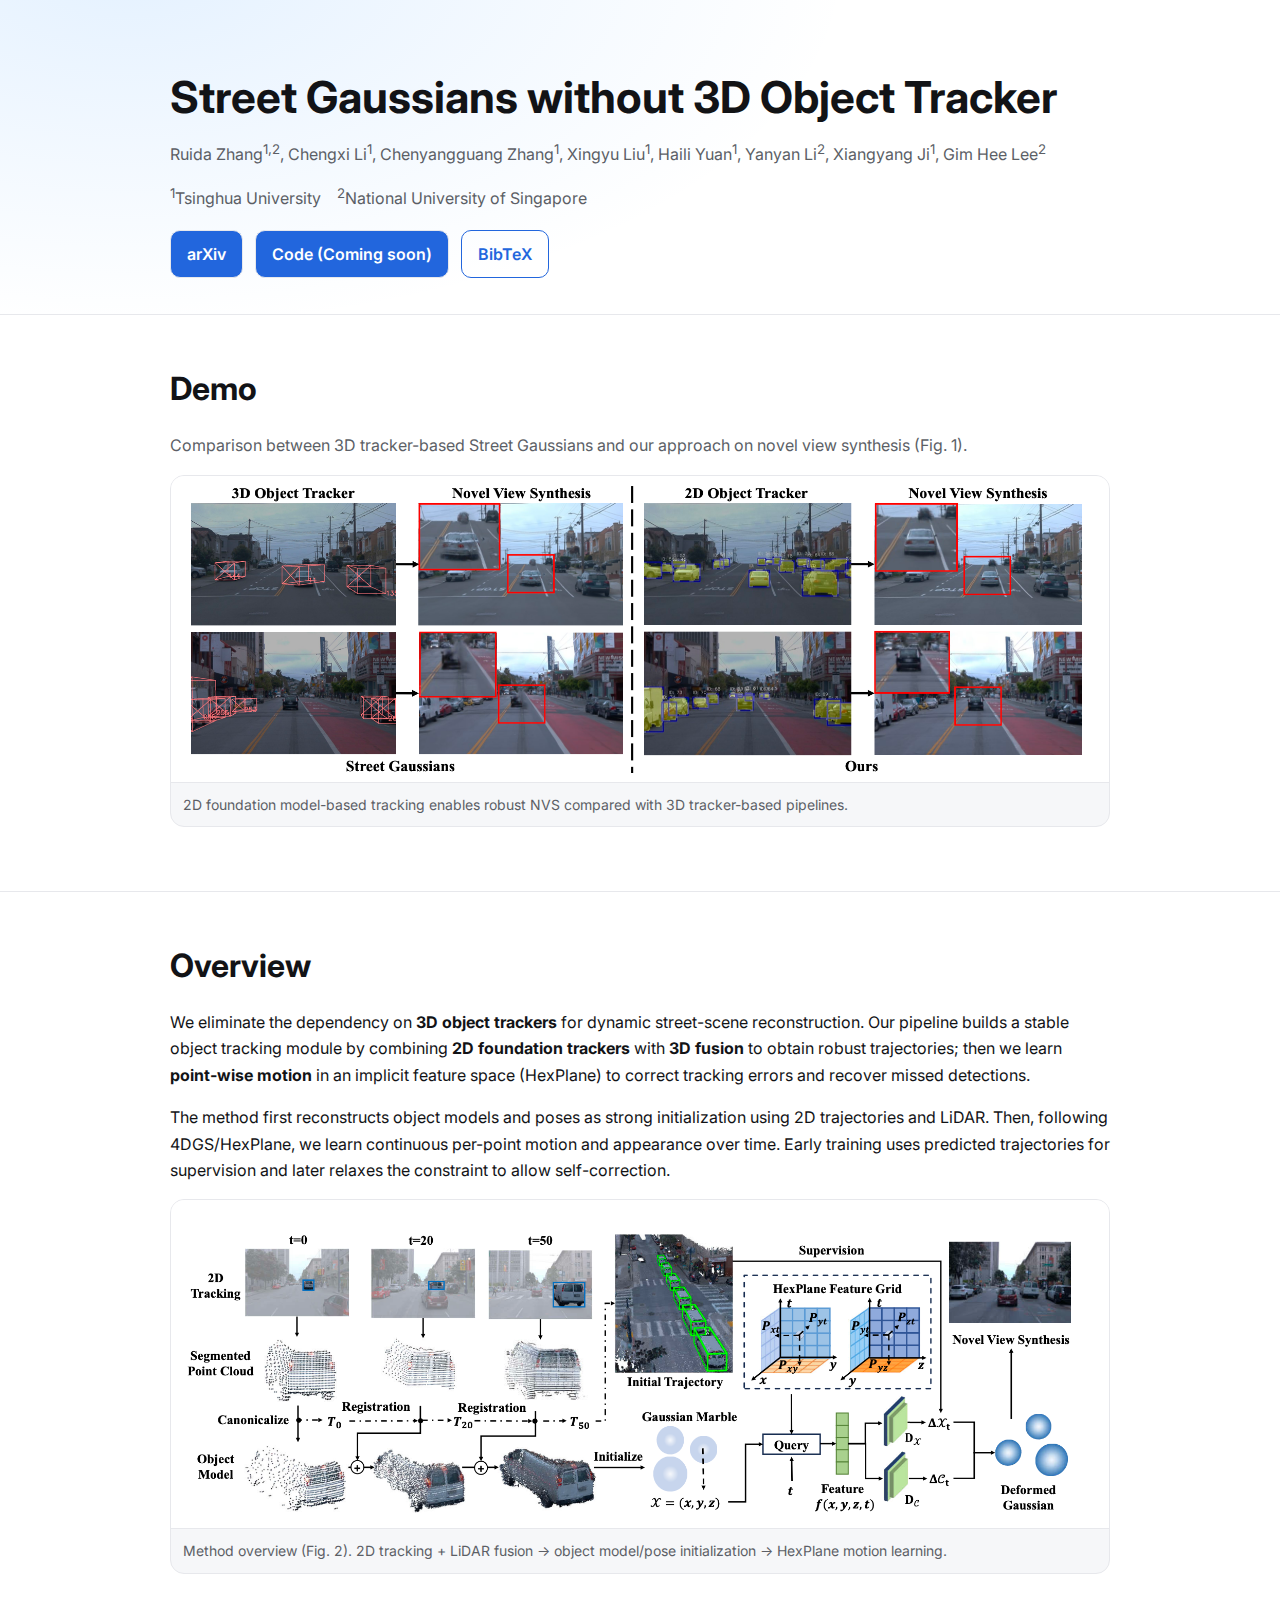
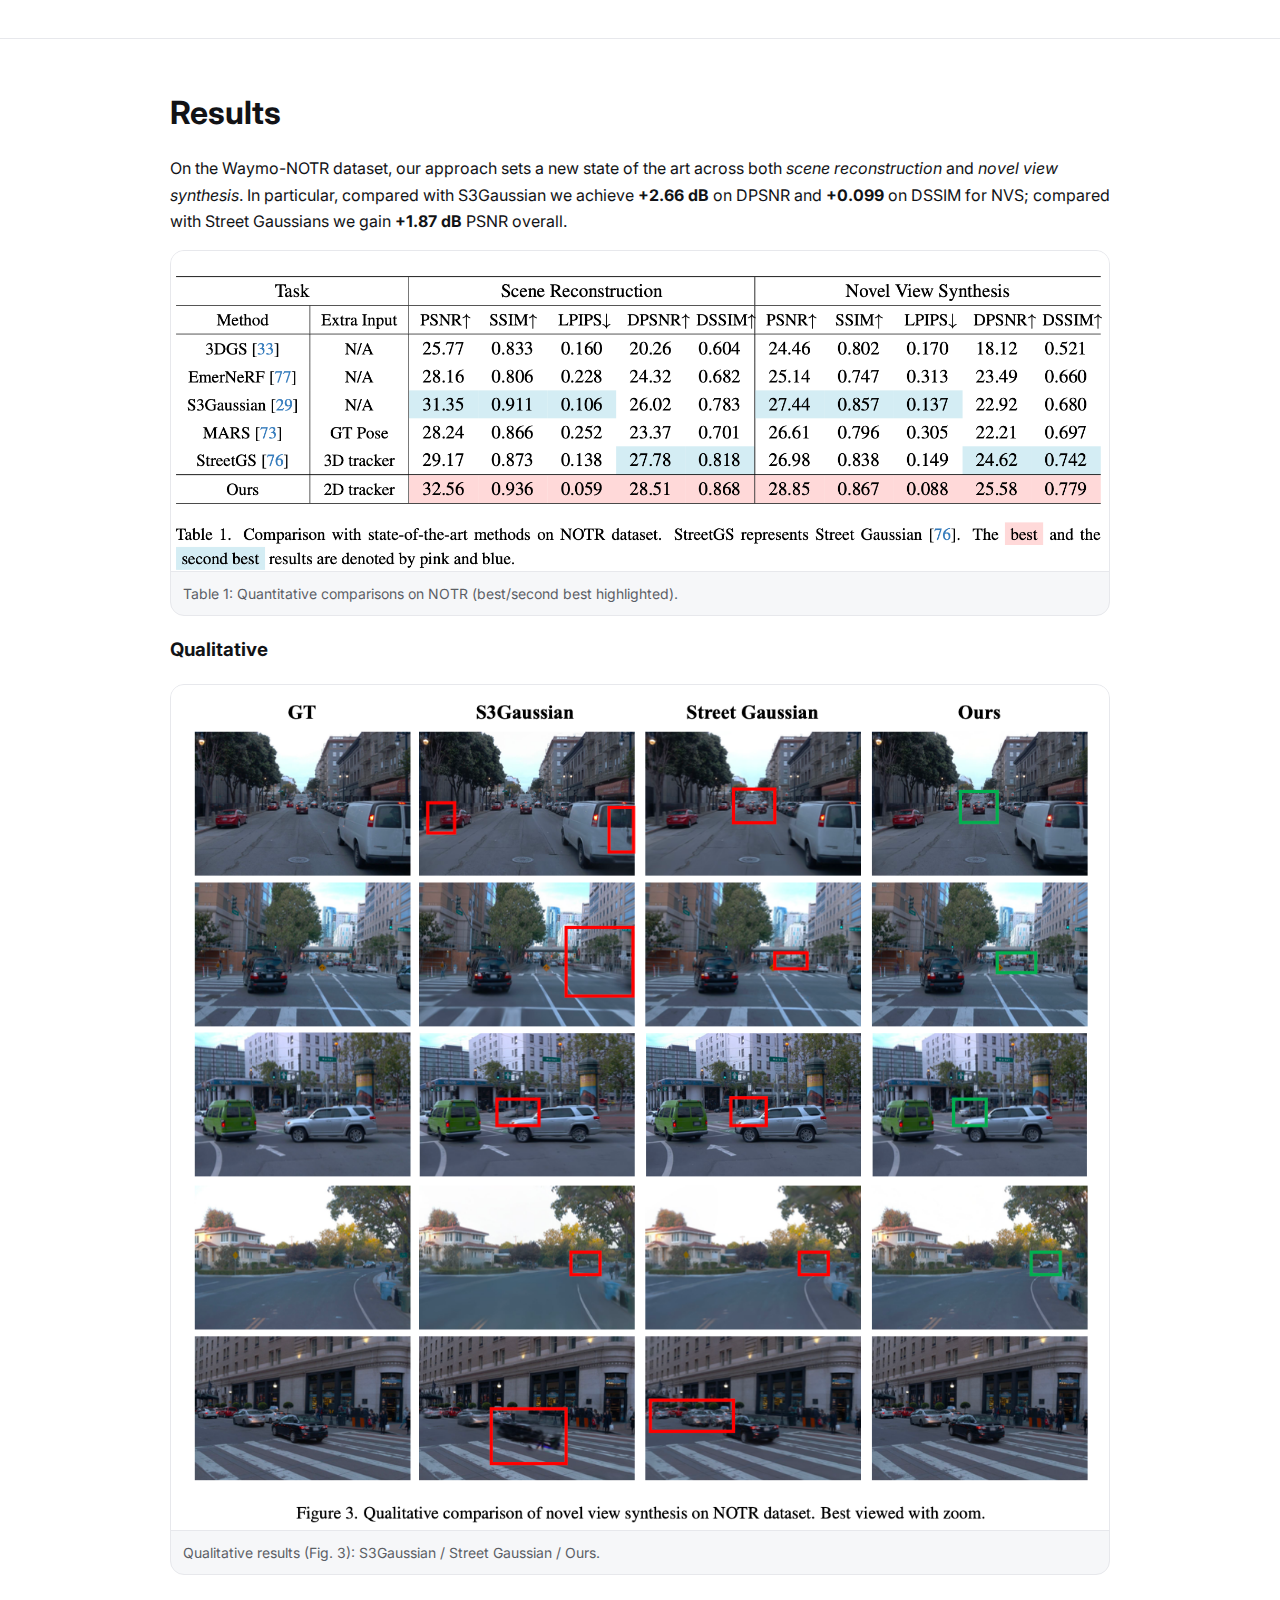
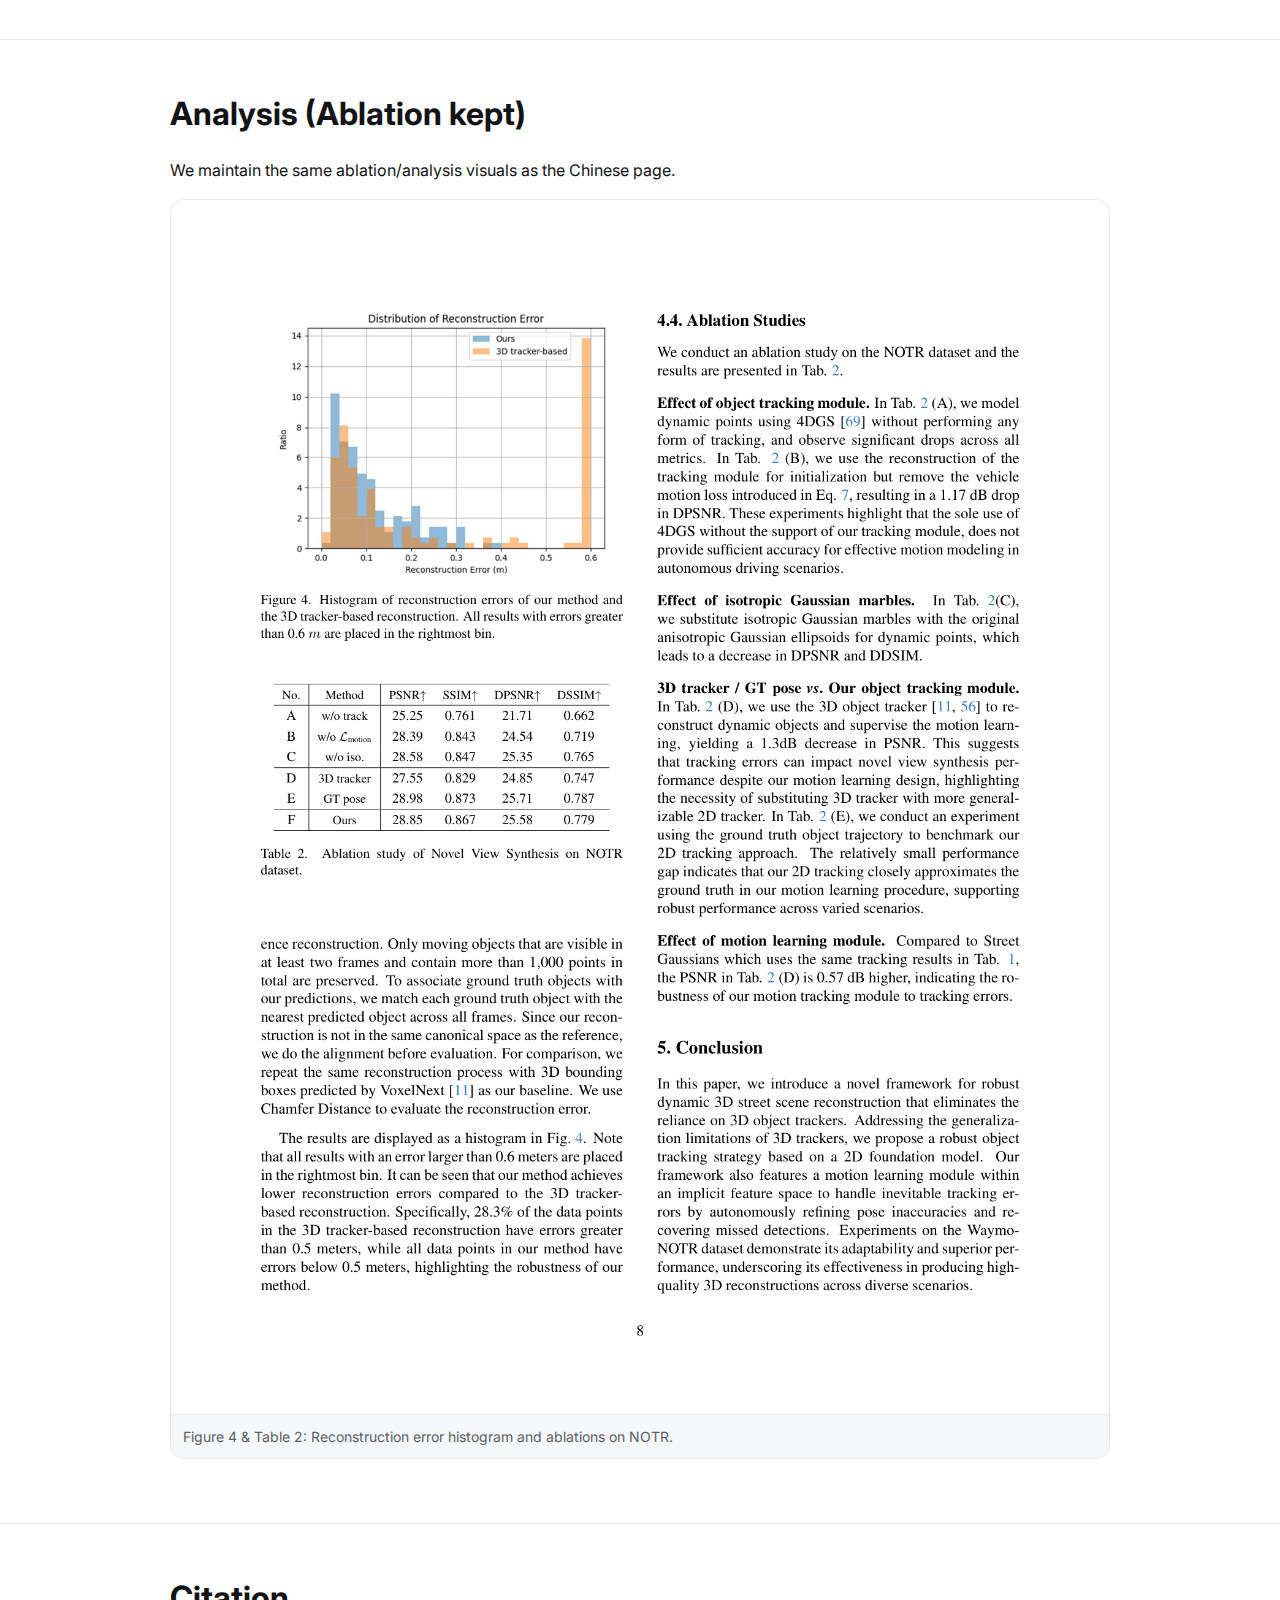
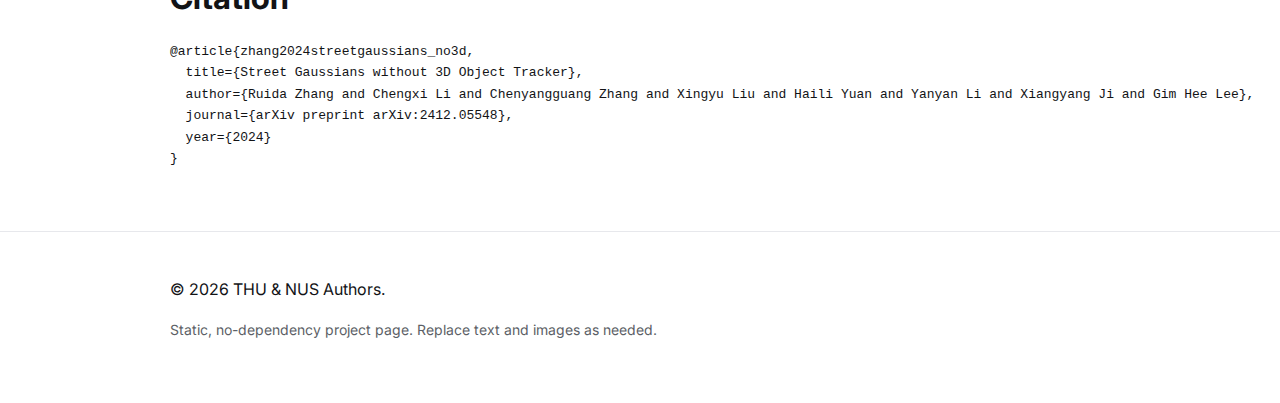
<file: streetgs-no3dtracker-site-en/index.html>
<!doctype html>
<html lang="en">
<head>
  <meta charset="utf-8">
  <meta name="viewport" content="width=device-width, initial-scale=1">
  <title>Street Gaussians without 3D Object Tracker — Project Page</title>
  <meta name="description" content="Project page for Street Gaussians without 3D Object Tracker.">
  <link rel="preconnect" href="https://fonts.googleapis.com">
  <link rel="preconnect" href="https://fonts.gstatic.com" crossorigin>
  <link href="https://fonts.googleapis.com/css2?family=Inter:wght@300;400;500;600;700&display=swap" rel="stylesheet">
  <link rel="stylesheet" href="assets/css/style.css">
</head>
<body>
<header class="hero">
  <div class="container">
    <h1 class="title">Street Gaussians without 3D Object Tracker</h1>
    <p class="authors">
      Ruida Zhang<sup>1,2</sup>, Chengxi Li<sup>1</sup>, Chenyangguang Zhang<sup>1</sup>, Xingyu Liu<sup>1</sup>,
      Haili Yuan<sup>1</sup>, Yanyan Li<sup>2</sup>, Xiangyang Ji<sup>1</sup>, Gim Hee Lee<sup>2</sup>
    </p>
    <p class="affiliations"><sup>1</sup>Tsinghua University &nbsp;&nbsp; <sup>2</sup>National University of Singapore</p>
    <div class="cta">
      <a class="btn" href="https://arxiv.org/abs/2412.05548" target="_blank" rel="noopener">arXiv</a>
      <a class="btn" href="#" aria-disabled="true" title="Coming soon">Code (Coming soon)</a>
      <a class="btn ghost" href="#citation">BibTeX</a>
    </div>
  </div>
</header>

<main>
  <!-- Demo -->
  <section id="demo" class="section">
    <div class="container">
      <h2>Demo</h2>
      <p class="subtitle">Comparison between 3D tracker-based Street Gaussians and our approach on novel view synthesis (Fig. 1).</p>
      <figure class="media">
        <img src="assets/img/figure1_core.png" alt="Comparison: 3D Object Tracker vs 2D Object Tracker + NVS (Figure 1)" loading="lazy">
        <figcaption>2D foundation model-based tracking enables robust NVS compared with 3D tracker-based pipelines.</figcaption>
      </figure>
    </div>
  </section>

  <!-- Overview -->
  <section id="overview" class="section">
    <div class="container">
      <h2>Overview</h2>
      <p>We eliminate the dependency on <b>3D object trackers</b> for dynamic street-scene reconstruction. Our pipeline builds a stable object tracking module by combining <b>2D foundation trackers</b> with <b>3D fusion</b> to obtain robust trajectories; then we learn <b>point-wise motion</b> in an implicit feature space (HexPlane) to correct tracking errors and recover missed detections.</p>
      <p>The method first reconstructs object models and poses as strong initialization using 2D trajectories and LiDAR. Then, following 4DGS/HexPlane, we learn continuous per-point motion and appearance over time. Early training uses predicted trajectories for supervision and later relaxes the constraint to allow self-correction.</p>
      <figure class="media">
        <img src="assets/img/figure2_method.png" alt="Overview of the proposed method (Figure 2)" loading="lazy">
        <figcaption>Method overview (Fig. 2). 2D tracking + LiDAR fusion → object model/pose initialization → HexPlane motion learning.</figcaption>
      </figure>
    </div>
  </section>

  <!-- Results -->
  <section id="results" class="section">
    <div class="container">
      <h2>Results</h2>
      <p>On the Waymo-NOTR dataset, our approach sets a new state of the art across both <em>scene reconstruction</em> and <em>novel view synthesis</em>. In particular, compared with S3Gaussian we achieve <b>+2.66 dB</b> on DPSNR and <b>+0.099</b> on DSSIM for NVS; compared with Street Gaussians we gain <b>+1.87 dB</b> PSNR overall.</p>
      <figure class="media">
        <img src="assets/img/table1_results.png" alt="Table 1: Comparison with state-of-the-art on NOTR" loading="lazy">
        <figcaption>Table 1: Quantitative comparisons on NOTR (best/second best highlighted).</figcaption>
      </figure>

      <h3>Qualitative</h3>
      <figure class="media">
        <a href="assets/img/figure3_qualitative.png" data-lightbox>
          <img src="assets/img/figure3_qualitative.png" alt="Figure 3: Qualitative comparisons (click to zoom)" loading="lazy">
        </a>
        <figcaption>Qualitative results (Fig. 3): S3Gaussian / Street Gaussian / Ours.</figcaption>
      </figure>
    </div>
  </section>

  <!-- Analysis / Ablation (kept) -->
  <section id="analysis" class="section">
    <div class="container">
      <h2>Analysis (Ablation kept)</h2>
      <p>We maintain the same ablation/analysis visuals as the Chinese page.</p>
      <figure class="media">
        <img src="assets/img/figure4_ablation.png" alt="Figure 4 & Table 2: Error histogram and ablation" loading="lazy">
        <figcaption>Figure 4 & Table 2: Reconstruction error histogram and ablations on NOTR.</figcaption>
      </figure>
    </div>
  </section>

  <!-- Citation -->
  <section id="citation" class="section">
    <div class="container">
      <h2>Citation</h2>
<pre class="code"><code>@article{zhang2024streetgaussians_no3d,
  title={Street Gaussians without 3D Object Tracker},
  author={Ruida Zhang and Chengxi Li and Chenyangguang Zhang and Xingyu Liu and Haili Yuan and Yanyan Li and Xiangyang Ji and Gim Hee Lee},
  journal={arXiv preprint arXiv:2412.05548},
  year={2024}
}</code></pre>
    </div>
  </section>
</main>

<footer class="footer">
  <div class="container">
    <p>© <span id="year"></span> THU & NUS Authors.</p>
    <p class="small">Static, no-dependency project page. Replace text and images as needed.</p>
  </div>
</footer>

<script src="assets/js/main.js"></script>
</body>
</html>
</file>
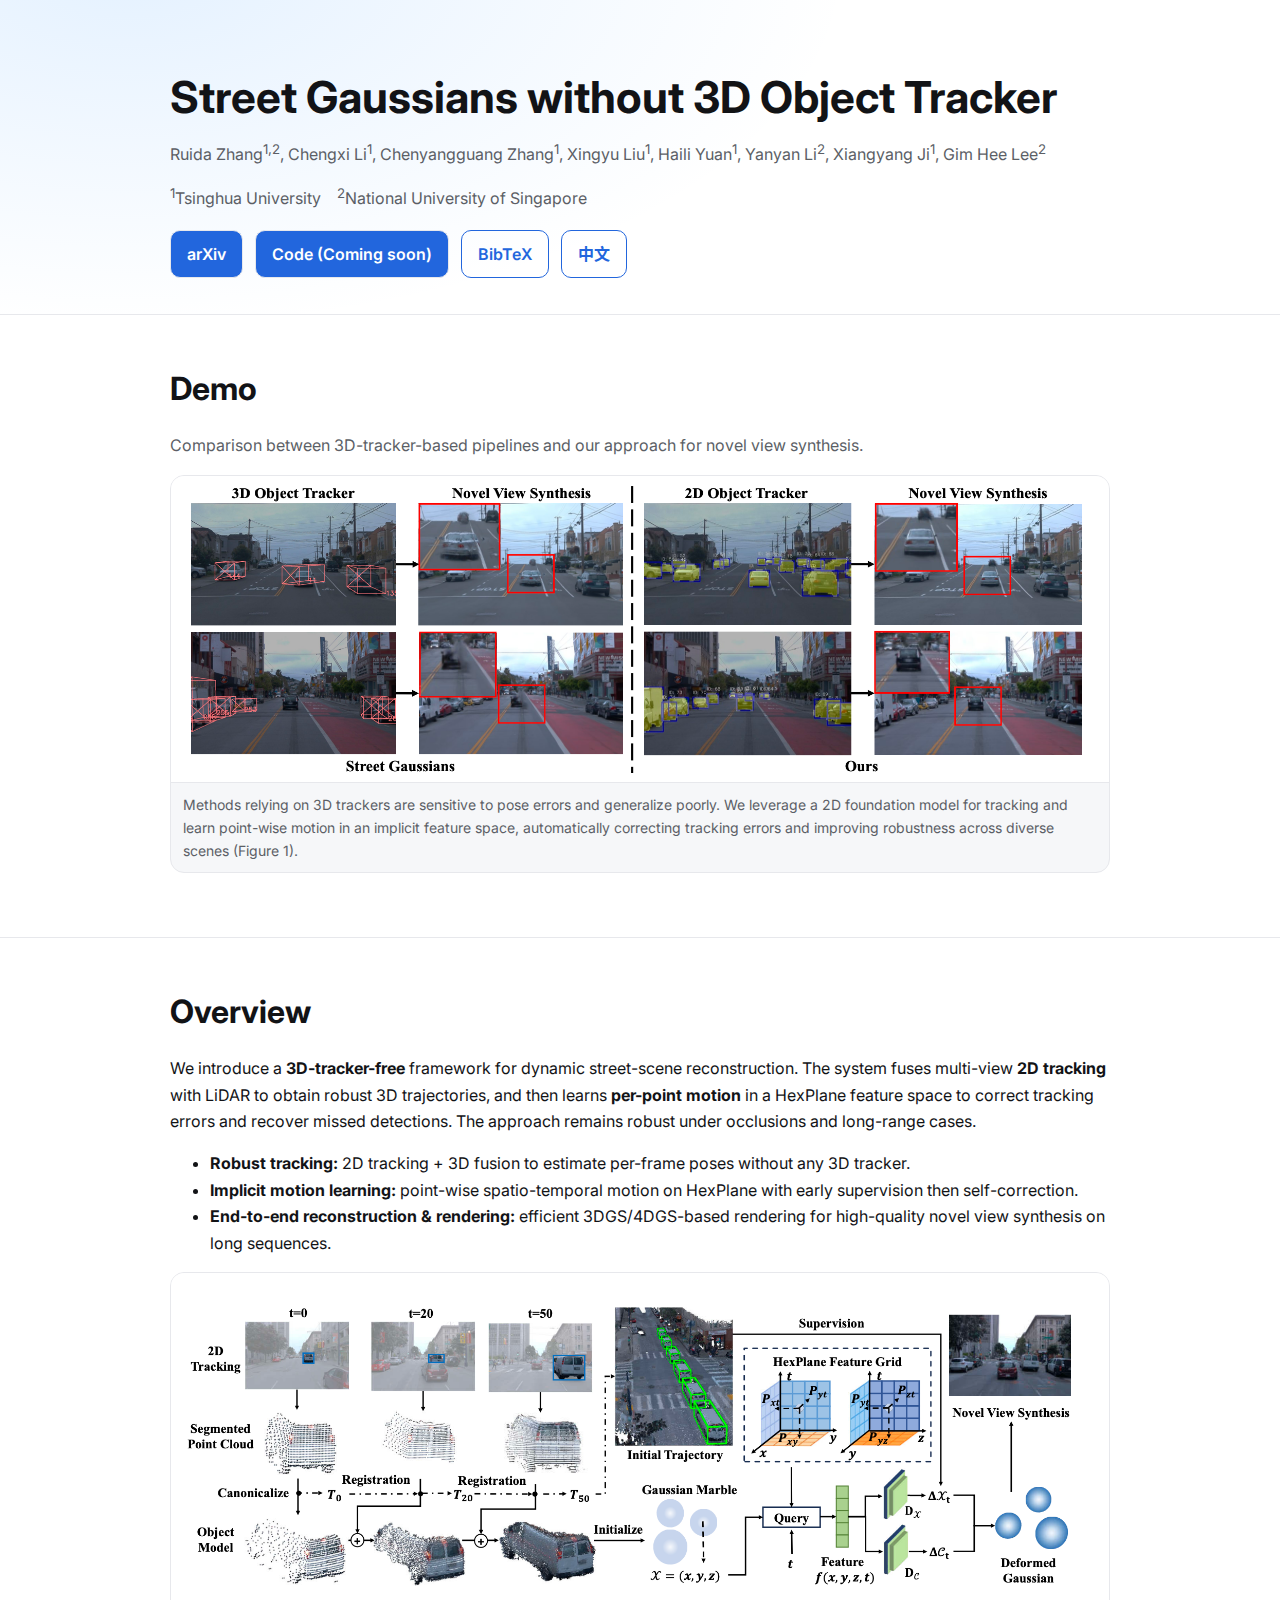
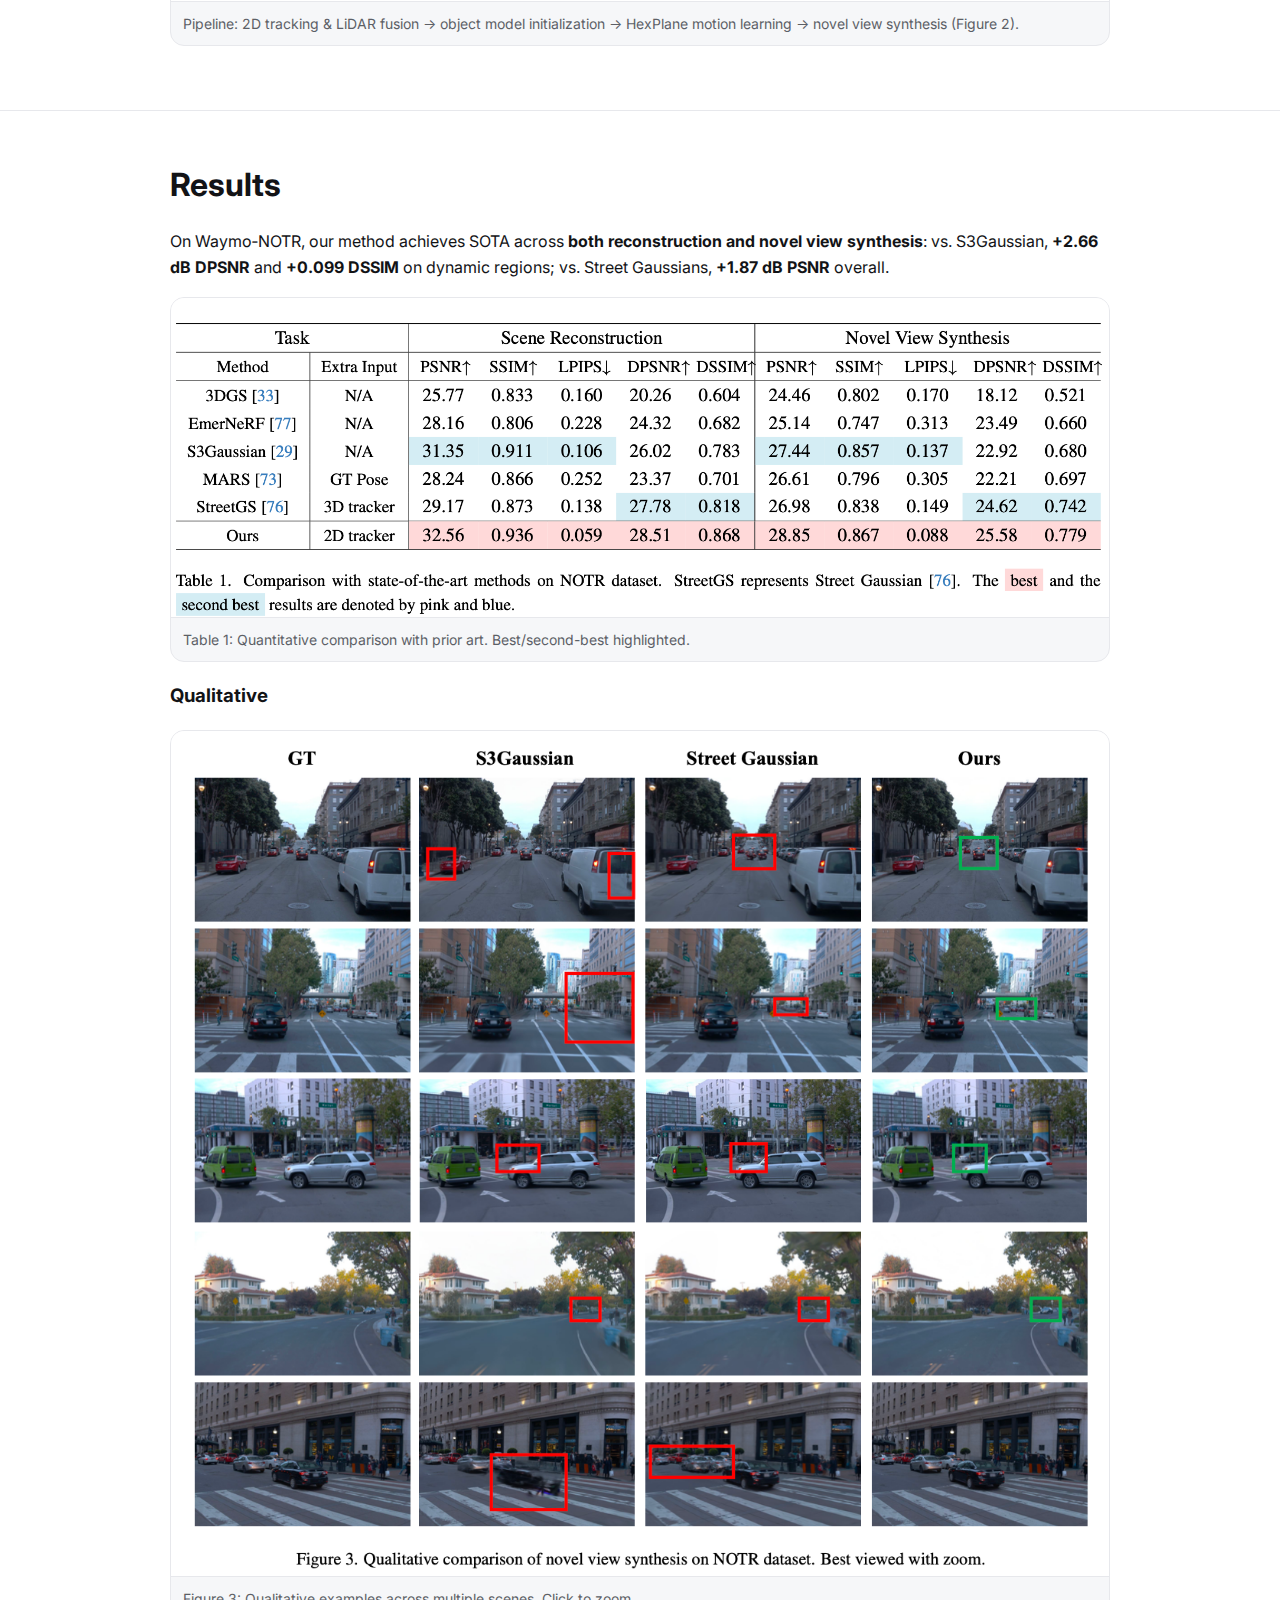
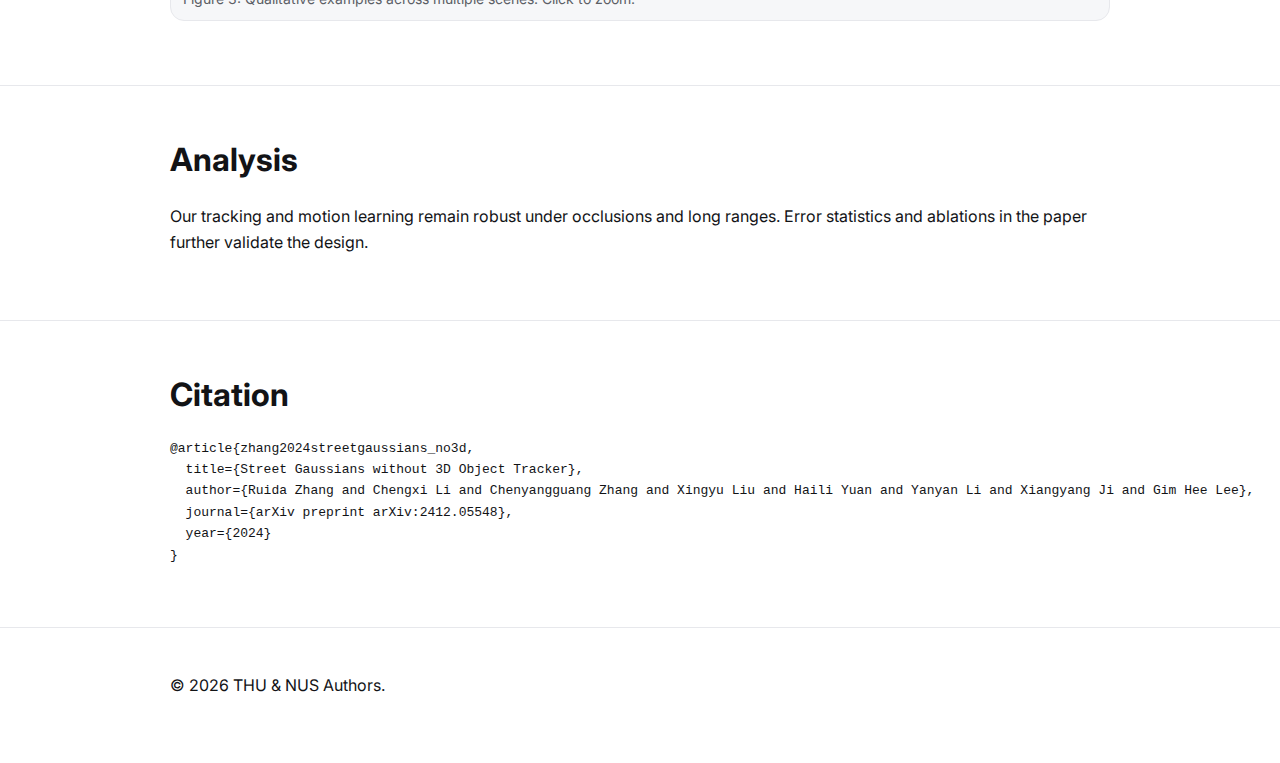
<file: index_en.html>
<!doctype html>
<html lang="en">
<head>
  <meta charset="utf-8">
  <meta name="viewport" content="width=device-width, initial-scale=1">
  <title>Street Gaussians without 3D Object Tracker</title>
  <meta name="description" content="A 3D-tracker-free framework for dynamic street-scene reconstruction: 2D tracking + LiDAR fusion + HexPlane motion learning. SOTA on Waymo‑NOTR.">
  <link rel="preconnect" href="https://fonts.googleapis.com">
  <link rel="preconnect" href="https://fonts.gstatic.com" crossorigin>
  <link href="https://fonts.googleapis.com/css2?family=Inter:wght@300;400;500;600;700&display=swap" rel="stylesheet">
  <link rel="stylesheet" href="assets/css/style.css">
</head>
<body>
<header class="hero">
  <div class="container">
    <h1 class="title">Street Gaussians without 3D Object Tracker</h1>
    <p class="authors">
      Ruida Zhang<sup>1,2</sup>, Chengxi Li<sup>1</sup>, Chenyangguang Zhang<sup>1</sup>, Xingyu Liu<sup>1</sup>,
      Haili Yuan<sup>1</sup>, Yanyan Li<sup>2</sup>, Xiangyang Ji<sup>1</sup>, Gim Hee Lee<sup>2</sup>
    </p>
    <p class="affiliations"><sup>1</sup>Tsinghua University &nbsp;&nbsp; <sup>2</sup>National University of Singapore</p>
    <div class="cta">
      <a class="btn" href="https://arxiv.org/abs/2412.05548" target="_blank" rel="noopener">arXiv</a>
      <a class="btn" href="#" aria-disabled="true" title="Coming soon">Code (Coming soon)</a>
      <a class="btn ghost" href="#citation">BibTeX</a>
      <a class="btn ghost" href="index.html" hreflang="zh-CN">中文</a>
    </div>
  </div>
</header>

<main>
  <!-- Demo -->
  <section id="demo" class="section">
    <div class="container">
      <h2>Demo</h2>
      <p class="subtitle">Comparison between 3D-tracker-based pipelines and our approach for novel view synthesis.</p>
      <figure class="media">
        <img src="assets/img/figure1_core.png" alt="3D tracker pipeline vs. Ours (Figure 1)" loading="lazy">
        <figcaption>Methods relying on 3D trackers are sensitive to pose errors and generalize poorly. We leverage a 2D foundation model for tracking and learn point-wise motion in an implicit feature space, automatically correcting tracking errors and improving robustness across diverse scenes (Figure 1).</figcaption>
      </figure>
    </div>
  </section>

  <!-- Overview -->
  <section id="overview" class="section">
    <div class="container">
      <h2>Overview</h2>
      <p>We introduce a <strong>3D-tracker-free</strong> framework for dynamic street-scene reconstruction. The system fuses multi-view <strong>2D tracking</strong> with LiDAR to obtain robust 3D trajectories, and then learns <strong>per-point motion</strong> in a HexPlane feature space to correct tracking errors and recover missed detections. The approach remains robust under occlusions and long-range cases.</p>

      <ul>
        <li><strong>Robust tracking:</strong> 2D tracking + 3D fusion to estimate per-frame poses without any 3D tracker.</li>
        <li><strong>Implicit motion learning:</strong> point-wise spatio-temporal motion on HexPlane with early supervision then self-correction.</li>
        <li><strong>End-to-end reconstruction & rendering:</strong> efficient 3DGS/4DGS-based rendering for high-quality novel view synthesis on long sequences.</li>
      </ul>

      <figure class="media">
        <img src="assets/img/figure2_method.png" alt="Method overview (Figure 2)" loading="lazy">
        <figcaption>Pipeline: 2D tracking & LiDAR fusion → object model initialization → HexPlane motion learning → novel view synthesis (Figure 2).</figcaption>
      </figure>
    </div>
  </section>

  <!-- Results -->
  <section id="results" class="section">
    <div class="container">
      <h2>Results</h2>
      <p>On Waymo‑NOTR, our method achieves SOTA across <strong>both reconstruction and novel view synthesis</strong>: vs. S3Gaussian, <strong>+2.66 dB DPSNR</strong> and <strong>+0.099 DSSIM</strong> on dynamic regions; vs. Street Gaussians, <strong>+1.87 dB PSNR</strong> overall.</p>

      <figure class="media">
        <img src="assets/img/table1_results.png" alt="Table 1: Quantitative comparison on NOTR" loading="lazy">
        <figcaption>Table 1: Quantitative comparison with prior art. Best/second-best highlighted.</figcaption>
      </figure>

      <h3>Qualitative</h3>
      <figure class="media">
        <a href="assets/img/figure3_qualitative.png" data-lightbox>
          <img src="assets/img/figure3_qualitative.png" alt="Figure 3: Qualitative comparison (click to zoom)" loading="lazy">
        </a>
        <figcaption>Figure 3: Qualitative examples across multiple scenes. Click to zoom.</figcaption>
      </figure>
    </div>
  </section>

  <!-- Analysis / optional -->
  <section id="analysis" class="section">
    <div class="container">
      <h2>Analysis</h2>
      <p>Our tracking and motion learning remain robust under occlusions and long ranges. Error statistics and ablations in the paper further validate the design.</p>
    </div>
  </section>

  <!-- Citation -->
  <section id="citation" class="section">
    <div class="container">
      <h2>Citation</h2>
      <pre class="code"><code>@article{zhang2024streetgaussians_no3d,
  title={Street Gaussians without 3D Object Tracker},
  author={Ruida Zhang and Chengxi Li and Chenyangguang Zhang and Xingyu Liu and Haili Yuan and Yanyan Li and Xiangyang Ji and Gim Hee Lee},
  journal={arXiv preprint arXiv:2412.05548},
  year={2024}
}</code></pre>
    </div>
  </section>
</main>

<footer class="footer">
  <div class="container">
    <p>© <span id="year"></span> THU & NUS Authors.</p>
  </div>
</footer>

<script src="assets/js/main.js"></script>
</body>
</html>
</file>
<file: streetgs-no3dtracker-site-en/assets/css/style.css>
:root{--bg:#0b0b0c;--text:#e7e7ea;--muted:#b5b5bd;--accent:#4da3ff;--card:#141416;--border:#2a2a2e;--maxw: 980px;}
@media (prefers-color-scheme: light){:root{--bg:#fff;--text:#121316;--muted:#5c5f66;--accent:#2266dd;--card:#f6f7f9;--border:#e7e8ec;}}
*{box-sizing:border-box}html,body{margin:0;padding:0;background:var(--bg);color:var(--text);font-family:Inter,system-ui,-apple-system,Segoe UI,Roboto,'PingFang SC','Hiragino Sans GB','Microsoft YaHei','Noto Sans CJK SC',Arial,sans-serif;line-height:1.65}
.container{max-width:var(--maxw);margin:0 auto;padding:0 20px}.hero{padding:72px 0 36px;border-bottom:1px solid var(--border);background:radial-gradient(1200px 600px at 10% -10%, rgba(77,163,255,.15), transparent 60%)}
.title{font-size:clamp(28px,5vw,44px);line-height:1.15;margin:0 0 12px}.authors,.affiliations{color:var(--muted)}.cta{margin-top:18px;display:flex;gap:12px;flex-wrap:wrap}
.btn{display:inline-block;padding:10px 16px;border-radius:10px;border:1px solid var(--border);background:var(--accent);color:#fff;text-decoration:none;font-weight:600}.btn.ghost{background:transparent;color:var(--accent);border-color:var(--accent)}
.section{padding:48px 0;border-bottom:1px solid var(--border)}.section h2{margin:0 0 16px;font-size:clamp(22px,3.6vw,32px)}.subtitle{color:var(--muted)}
.media{margin:16px 0;background:var(--card);border:1px solid var(--border);border-radius:14px;overflow:hidden}.media img{width:100%;display:block;height:auto}
.media figcaption{font-size:14px;color:var(--muted);padding:10px 12px;border-top:1px solid var(--border)}
.grid{display:grid;grid-template-columns:repeat(auto-fill,minmax(200px,1fr));gap:12px}.grid a{display:block;border:1px solid var(--border);border-radius:12px;overflow:hidden;background:var(--card)}
.grid a img{width:100%;display:block;transition:transform .18s ease}.grid a:hover img{transform:scale(1.02)}
.footer{padding:28px 0 48px}.footer .small{color:var(--muted);font-size:14px}
.lightbox-backdrop{position:fixed;inset:0;background:rgba(0,0,0,.76);display:none;align-items:center;justify-content:center;z-index:9999}
.lightbox-backdrop img{max-width:90vw;max-height:85vh;border-radius:12px;border:1px solid var(--border);background:var(--card)}.lightbox-backdrop.show{display:flex}
</file>
<file: assets/css/style.css>
:root{--bg:#0b0b0c;--text:#e7e7ea;--muted:#b5b5bd;--accent:#4da3ff;--card:#141416;--border:#2a2a2e;--maxw: 980px;}
@media (prefers-color-scheme: light){:root{--bg:#fff;--text:#121316;--muted:#5c5f66;--accent:#2266dd;--card:#f6f7f9;--border:#e7e8ec;}}
*{box-sizing:border-box}html,body{margin:0;padding:0;background:var(--bg);color:var(--text);font-family:Inter,system-ui,-apple-system,Segoe UI,Roboto,'PingFang SC','Hiragino Sans GB','Microsoft YaHei','Noto Sans CJK SC',Arial,sans-serif;line-height:1.65}
.container{max-width:var(--maxw);margin:0 auto;padding:0 20px}.hero{padding:72px 0 36px;border-bottom:1px solid var(--border);background:radial-gradient(1200px 600px at 10% -10%, rgba(77,163,255,.15), transparent 60%)}
.title{font-size:clamp(28px,5vw,44px);line-height:1.15;margin:0 0 12px}.authors,.affiliations{color:var(--muted)}.cta{margin-top:18px;display:flex;gap:12px;flex-wrap:wrap}
.btn{display:inline-block;padding:10px 16px;border-radius:10px;border:1px solid var(--border);background:var(--accent);color:#fff;text-decoration:none;font-weight:600}.btn.ghost{background:transparent;color:var(--accent);border-color:var(--accent)}
.section{padding:48px 0;border-bottom:1px solid var(--border)}.section h2{margin:0 0 16px;font-size:clamp(22px,3.6vw,32px)}.subtitle{color:var(--muted)}
.media{margin:16px 0;background:var(--card);border:1px solid var(--border);border-radius:14px;overflow:hidden}.media img{width:100%;display:block;height:auto}
.media figcaption{font-size:14px;color:var(--muted);padding:10px 12px;border-top:1px solid var(--border)}
.grid{display:grid;grid-template-columns:repeat(auto-fill,minmax(200px,1fr));gap:12px}.grid a{display:block;border:1px solid var(--border);border-radius:12px;overflow:hidden;background:var(--card)}
.grid a img{width:100%;display:block;transition:transform .18s ease}.grid a:hover img{transform:scale(1.02)}
.footer{padding:28px 0 48px}.footer .small{color:var(--muted);font-size:14px}
.lightbox-backdrop{position:fixed;inset:0;background:rgba(0,0,0,.76);display:none;align-items:center;justify-content:center;z-index:9999}
.lightbox-backdrop img{max-width:90vw;max-height:85vh;border-radius:12px;border:1px solid var(--border);background:var(--card)}.lightbox-backdrop.show{display:flex}
</file>
